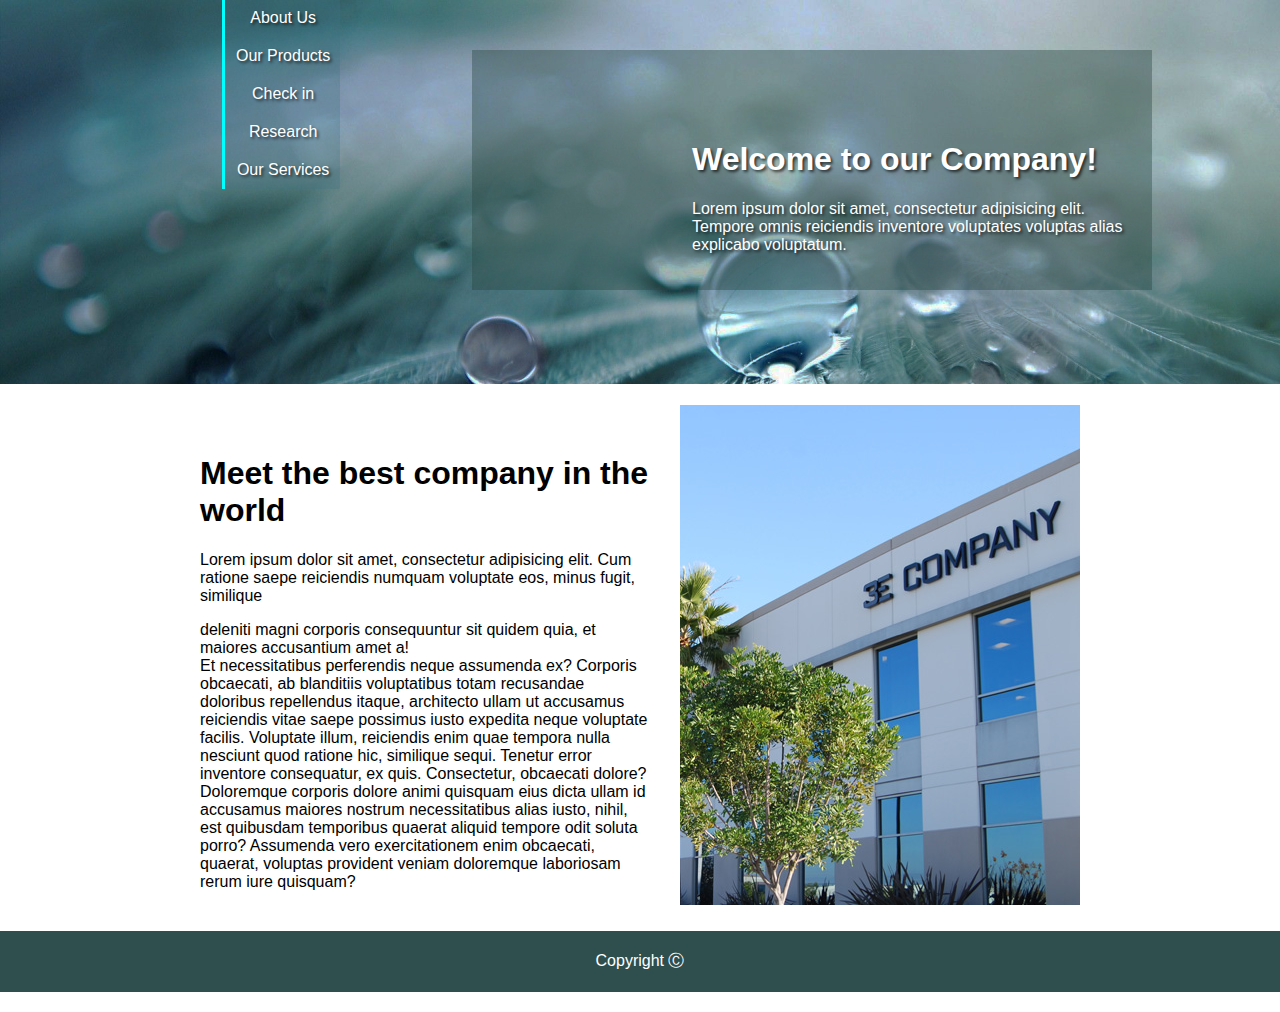
<file: company weblap/index.html>
<!DOCTYPE html>
<html lang="en">
<head>
  <meta charset="UTF-8">
  <meta name="viewport" content="width=device-width, initial-scale=1.0">
  <meta http-equiv="X-UA-Compatible" content="ie=edge">
  <link href="style.css" rel="stylesheet">
  <title>Document</title>
</head>
<body>
<div class="header-container">
  <header>
    <div class="company-intro">
    <h1> Welcome to our Company! </h1>
      <p>
    Lorem ipsum dolor sit amet, consectetur adipisicing elit. Tempore omnis reiciendis inventore voluptates voluptas alias explicabo voluptatum.
      </p>
    </div>
    <nav class="menu-container">
      <!-- ide kell a menu (ul, li) -->
        <ul class="menu">
            <li class="menu-item">About Us</li>
            <li class="menu-item">Our Products</li>
            <li class="menu-item">Check in</li>
            <li class="menu-item">Research</li>
            <li class="menu-item">Our Services</li>
        </ul>
    </nav>
  </header>
</div>
<main class="main-container">
  <img class="company-image" src="./company.jpg" alt="">
  <h1>Meet the best company in the world</h1>
<div class="lead">
  Lorem ipsum dolor sit amet, consectetur adipisicing elit. Cum ratione saepe reiciendis numquam voluptate eos, minus fugit, similique
</div>
<p>
 deleniti magni corporis consequuntur sit quidem quia, et maiores accusantium amet a! <br>
Et necessitatibus perferendis neque assumenda ex? Corporis obcaecati, ab blanditiis voluptatibus totam recusandae doloribus repellendus itaque, architecto ullam ut accusamus reiciendis vitae saepe possimus iusto expedita neque voluptate facilis. Voluptate illum, reiciendis enim quae tempora nulla nesciunt quod ratione hic, similique sequi. Tenetur error inventore consequatur, ex quis. Consectetur, obcaecati dolore? Doloremque corporis dolore animi quisquam eius dicta ullam id accusamus maiores nostrum necessitatibus alias iusto, nihil, est quibusdam temporibus quaerat aliquid tempore odit soluta porro? Assumenda vero exercitationem enim obcaecati, quaerat, voluptas provident veniam doloremque laboriosam rerum iure quisquam?
</p>
</main>
<footer>
   Copyright Ⓒ
</footer>

</body>
</html>
</file>
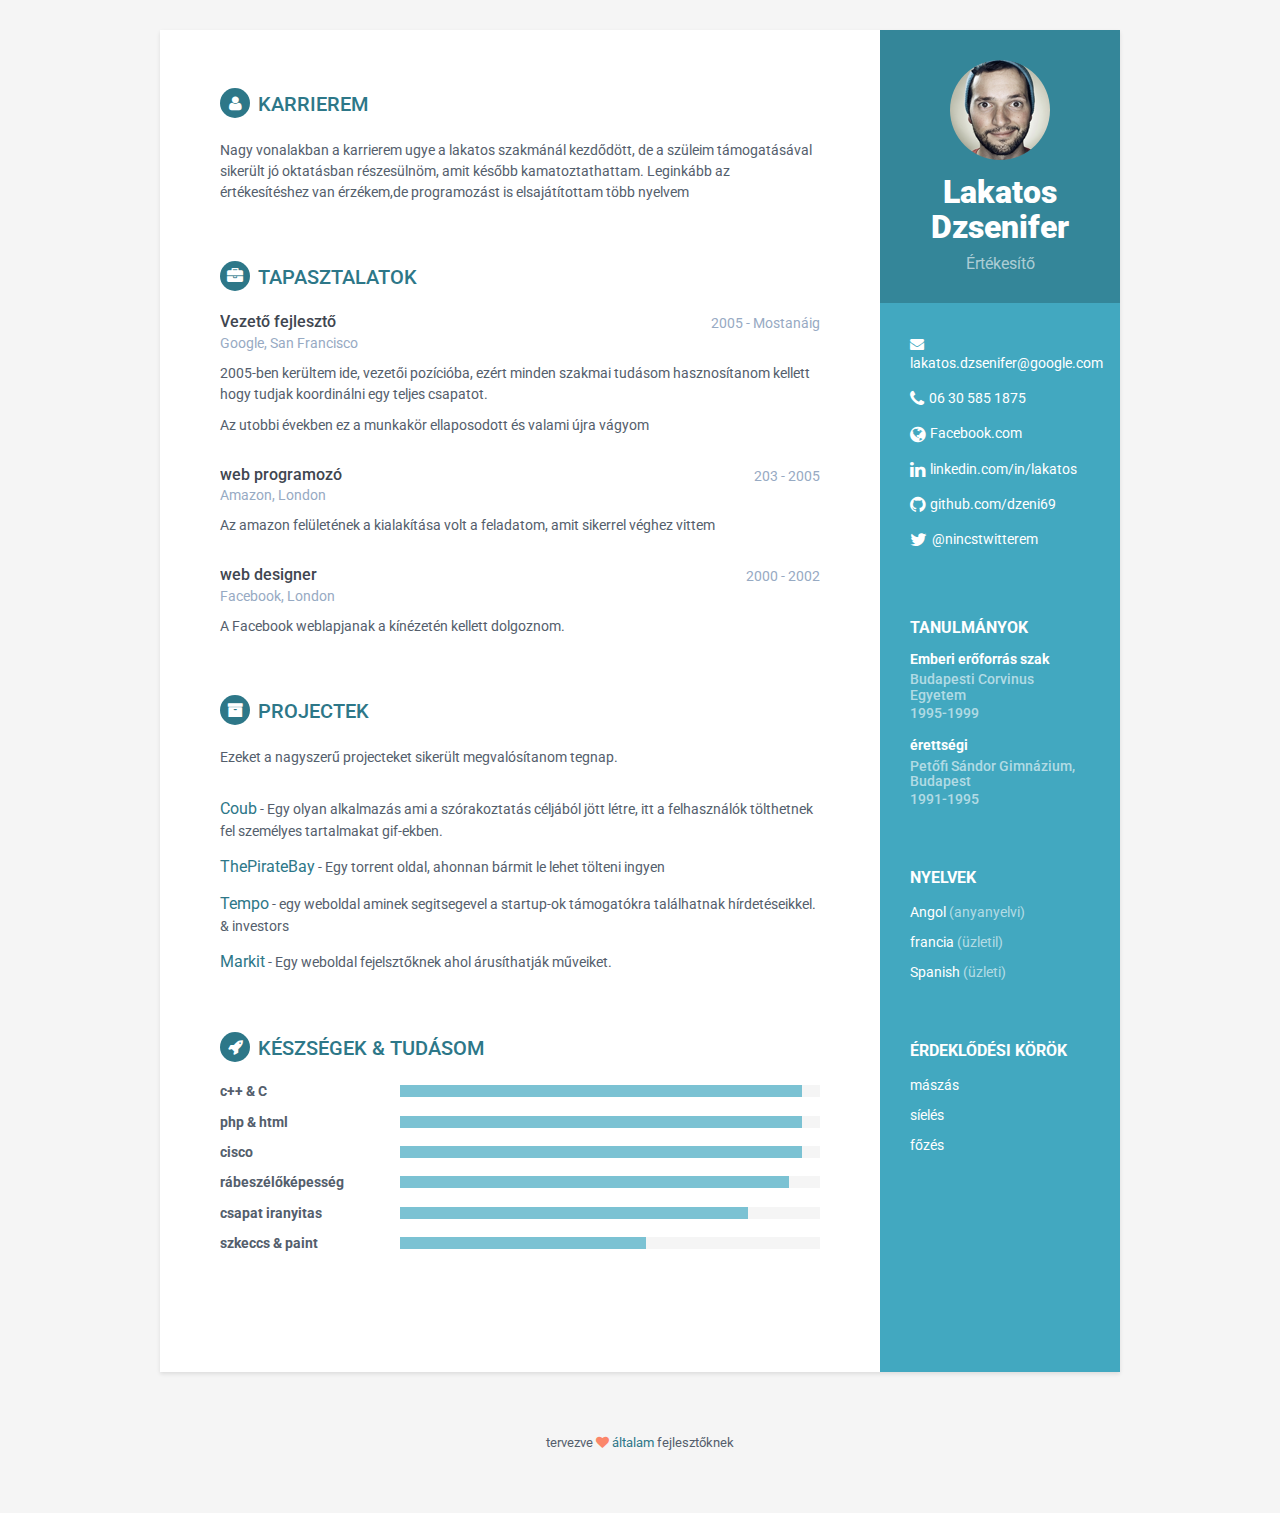
<file: cv/index.html>
<!DOCTYPE html>
<!--[if IE 8]> <html lang="en" class="ie8"> <![endif]-->  
<!--[if IE 9]> <html lang="en" class="ie9"> <![endif]-->  
<!--[if !IE]><!--> <html lang="en"> <!--<![endif]-->  
<head>
    <title>cv az iskolai feladathoz</title>
    <!-- Meta -->
    <meta charset="utf-8">
    <meta http-equiv="X-UA-Compatible" content="IE=edge">
    <meta name="viewport" content="width=device-width, initial-scale=1.0">
    <meta name="description" content="Responsive HTML5 Resume/CV Template for Developers">
    <meta name="author" content="Xiaoying Riley at 3rd Wave Media">    
    <link rel="shortcut icon" href="favicon.ico">  
    <link href='https://fonts.googleapis.com/css?family=Roboto:400,500,400italic,300italic,300,500italic,700,700italic,900,900italic' rel='stylesheet' type='text/css'>
    <!-- Global CSS -->
    <link rel="stylesheet" href="assets/plugins/bootstrap/css/bootstrap.min.css">   
    <!-- Plugins CSS -->
    <link rel="stylesheet" href="assets/plugins/font-awesome/css/font-awesome.css">
    
    <!-- Theme CSS -->  
    <link id="theme-style" rel="stylesheet" href="assets/css/styles.css">
    <!-- HTML5 shim and Respond.js for IE8 support of HTML5 elements and media queries -->
    <!--[if lt IE 9]>
      <script src="https://oss.maxcdn.com/html5shiv/3.7.2/html5shiv.min.js"></script>
      <script src="https://oss.maxcdn.com/respond/1.4.2/respond.min.js"></script>
    <![endif]-->
</head> 

<body>
    <div class="wrapper">
        <div class="sidebar-wrapper">
            <div class="profile-container">
                <img class="profile" src="assets/images/profile.png" alt="" />
                <h1 class="name">Lakatos Dzsenifer</h1>
                <h3 class="tagline">Értékesítő</h3>
            </div><!--//profile-container-->
            
            <div class="contact-container container-block">
                <ul class="list-unstyled contact-list">
                    <li class="email"><i class="fa fa-envelope"></i><a href="mailto: yourname@email.com">lakatos.dzsenifer@google.com</a></li>
                    <li class="phone"><i class="fa fa-phone"></i><a href="tel:0123 456 789">06 30 585 1875</a></li>
                    <li class="website"><i class="fa fa-globe"></i><a href="http://themes.3rdwavemedia.com/website-templates/free-responsive-website-template-for-developers/" target="_blank">Facebook.com</a></li>
                    <li class="linkedin"><i class="fa fa-linkedin"></i><a href="#" target="_blank">linkedin.com/in/lakatos</a></li>
                    <li class="github"><i class="fa fa-github"></i><a href="#" target="_blank">github.com/dzeni69</a></li>
                    <li class="twitter"><i class="fa fa-twitter"></i><a href="https://twitter.com/3rdwave_themes" target="_blank">@nincstwitterem</a></li>
                </ul>
            </div><!--//contact-container-->
            <div class="education-container container-block">
                <h2 class="container-block-title">Tanulmányok</h2>
                <div class="item">
                    <h4 class="degree">Emberi erőforrás szak</h4>
                    <h5 class="meta">Budapesti Corvinus Egyetem</h5>
                    <div class="time">1995-1999</div>
                </div><!--//item-->
                <div class="item">
                    <h4 class="degree">érettségi</h4>
                    <h5 class="meta">	Petőfi Sándor Gimnázium, Budapest</h5>
                    <div class="time">1991-1995</div>
                </div><!--//item-->
            </div><!--//education-container-->
            
            <div class="languages-container container-block">
                <h2 class="container-block-title">Nyelvek</h2>
                <ul class="list-unstyled interests-list">
                    <li>Angol <span class="lang-desc">(anyanyelvi)</span></li>
                    <li>francia <span class="lang-desc">(üzletil)</span></li>
                    <li>Spanish <span class="lang-desc">(üzleti)</span></li>
                </ul>
            </div><!--//interests-->
            
            <div class="interests-container container-block">
                <h2 class="container-block-title">Érdeklődési körök</h2>
                <ul class="list-unstyled interests-list">
                    <li>mászás</li>
                    <li>síelés</li>
                    <li>főzés</li>
                </ul>
            </div><!--//interests-->
            
        </div><!--//sidebar-wrapper-->
        
        <div class="main-wrapper">
            
            <section class="section summary-section">
                <h2 class="section-title"><i class="fa fa-user"></i>Karrierem</h2>
                <div class="summary">
                    <p> Nagy vonalakban a karrierem ugye a lakatos szakmánál kezdődött, de a szüleim támogatásával sikerült jó oktatásban részesülnöm, amit később kamatoztathattam. Leginkább az értékesítéshez van érzékem,de programozást is elsajátítottam több nyelvem</p>
                </div><!--//summary-->
            </section><!--//section-->
            
            <section class="section experiences-section">
                <h2 class="section-title"><i class="fa fa-briefcase"></i>Tapasztalatok</h2>
                
                <div class="item">
                    <div class="meta">
                        <div class="upper-row">
                            <h3 class="job-title">Vezető fejlesztő</h3>
                            <div class="time">2005 - Mostanáig</div>
                        </div><!--//upper-row-->
                        <div class="company">Google, San Francisco</div>
                    </div><!--//meta-->
                    <div class="details">
                        <p>2005-ben kerültem ide, vezetői pozícióba, ezért minden szakmai tudásom hasznosítanom kellett hogy tudjak koordinálni egy teljes csapatot.</p>  
                        <p>Az utobbi években ez a munkakör ellaposodott és valami újra vágyom </p>
                    </div><!--//details-->
                </div><!--//item-->
                
                <div class="item">
                    <div class="meta">
                        <div class="upper-row">
                            <h3 class="job-title">web programozó</h3>
                            <div class="time">203 - 2005</div>
                        </div><!--//upper-row-->
                        <div class="company">Amazon, London</div>
                    </div><!--//meta-->
                    <div class="details">
                        <p>Az amazon felületének a kialakítása volt a feladatom, amit sikerrel véghez vittem</p>  
                        
                    </div><!--//details-->
                </div><!--//item-->
                
                <div class="item">
                    <div class="meta">
                        <div class="upper-row">
                            <h3 class="job-title">web designer</h3>
                            <div class="time">2000 - 2002</div>
                        </div><!--//upper-row-->
                        <div class="company">Facebook, London</div>
                    </div><!--//meta-->
                    <div class="details">
                        <p>A Facebook weblapjanak a kínézetén kellett dolgoznom.</p>  
                    </div><!--//details-->
                </div><!--//item-->
                
            </section><!--//section-->
            
            <section class="section projects-section">
                <h2 class="section-title"><i class="fa fa-archive"></i>Projectek</h2>
                <div class="intro">
                    <p>Ezeket a nagyszerű projecteket sikerült megvalósítanom tegnap.</p>
                </div><!--//intro-->
                <div class="item">
                    <span class="project-title"><a href="#hook">Coub</a></span> - <span class="project-tagline">Egy olyan alkalmazás ami a  szórakoztatás céljából jött létre, itt a felhasználók tölthetnek fel személyes tartalmakat gif-ekben.</span>
                    
                </div><!--//item-->
                <div class="item">
                    <span class="project-title"><a href="http://themes.3rdwavemedia.com/website-templates/responsive-bootstrap-theme-web-development-agencies-devstudio/" target="_blank">ThePirateBay</a></span> - 
                    <span class="project-tagline"> Egy torrent oldal, ahonnan bármit le lehet tölteni ingyen </span>
                </div><!--//item-->
                <div class="item">
                    <span class="project-title"><a href="http://themes.3rdwavemedia.com/website-templates/responsive-bootstrap-theme-for-startups-tempo/" target="_blank">Tempo</a></span> - <span class="project-tagline">egy weboldal aminek segitsegevel a startup-ok támogatókra találhatnak hírdetéseikkel. &amp; investors</span>
                </div><!--//item-->
                <div class="item">
                    <span class="project-title"><a href="hhttp://themes.3rdwavemedia.com/website-templates/responsive-bootstrap-theme-mobile-apps-atom/" target="_blank">Markit</a></span> - <span class="project-tagline">Egy weboldal fejelsztőknek ahol árusíthatják műveiket. </span>
                </div><!--//item-->
                <div class="item">
                    <span class="project-title"><a href="http://themes.3rdwavemedia.com/website-templates/responsive-bootstrap-theme-for-mobile-apps-delta/" target="_blank"></a></span> <span class="project-tagline"></span>
                </div><!--//item-->
            </section><!--//section-->
            
            <section class="skills-section section">
                <h2 class="section-title"><i class="fa fa-rocket"></i>készségek &amp; tudásom</h2>
                <div class="skillset">        
                    <div class="item">
                        <h3 class="level-title">c++ &amp; C</h3>
                        <div class="level-bar">
                            <div class="level-bar-inner" data-level="98%">
                            </div>                                      
                        </div><!--//level-bar-->                                 
                    </div><!--//item-->
                    
                    <div class="item">
                        <h3 class="level-title">php &amp; html</h3>
                        <div class="level-bar">
                            <div class="level-bar-inner" data-level="98%">
                            </div>                                      
                        </div><!--//level-bar-->                                 
                    </div><!--//item-->
                    
                    <div class="item">
                        <h3 class="level-title">cisco</h3>
                        <div class="level-bar">
                            <div class="level-bar-inner" data-level="98%">
                            </div>                                      
                        </div><!--//level-bar-->                                 
                    </div><!--//item-->
                    
                    <div class="item">
                        <h3 class="level-title">rábeszélőképesség </h3>
                        <div class="level-bar">
                            <div class="level-bar-inner" data-level="95%">
                            </div>                                      
                        </div><!--//level-bar-->                                 
                    </div><!--//item-->
                    
                    <div class="item">
                        <h3 class="level-title">csapat iranyitas</h3>
                        <div class="level-bar">
                            <div class="level-bar-inner" data-level="85%">
                            </div>                                      
                        </div><!--//level-bar-->                                 
                    </div><!--//item-->
                    
                    <div class="item">
                        <h3 class="level-title">szkeccs &amp; paint</h3>
                        <div class="level-bar">
                            <div class="level-bar-inner" data-level="60%">
                            </div>                                      
                        </div><!--//level-bar-->                                 
                    </div><!--//item-->
                    
                </div>  
            </section><!--//skills-section-->
            
        </div><!--//main-body-->
    </div>
 
    <footer class="footer">
        <div class="text-center">
                <!--/* This template is released under the Creative Commons Attribution 3.0 License. Please keep the attribution link below when using for your own project. Thank you for your support. :) If you'd like to use the template without the attribution, you can check out other license options via our website: themes.3rdwavemedia.com */-->
                <small class="copyright">tervezve <i class="fa fa-heart"></i>  <a href="http://themes.3rdwavemedia.com" target="_blank">általam</a> fejlesztőknek</small>
        </div><!--//container-->
    </footer><!--//footer-->
 
    <!-- Javascript -->          
    <script type="text/javascript" src="assets/plugins/jquery-1.11.3.min.js"></script>
    <script type="text/javascript" src="assets/plugins/bootstrap/js/bootstrap.min.js"></script>    
    <!-- custom js -->
    <script type="text/javascript" src="assets/js/main.js"></script>            
</body>
</html>
</file>
<file: company weblap/style.css>
/*csslint fallback-colors: false, order-alphabetical: false, box-model: false*/

body {
  margin: 0;
  padding: 0;
  font-family: 'Lato', sans-serif;
}

.header-container {
  /* 100% lesz a szélessége: */
  background-size: 100%;
  position: relative;
  /* ennek az elemnek a magassága a böngésző szélességének 40%-a (verticalWidth) */
  height: 30vw;
  background-image: url(./banner.jpg);
  
}
header {
  width: 70%;
  font-weight: 300;
    background-color:rgba(40,70,66,0.4);
    position:absolute;
    width:50%;
    
    text-shadow:2px 2px 3px rgba(0,0,0,0.65);
    
    right:10vw;
    top:50px;
    padding:20px;
    color:white;
    
    
}


.menu-container{
    
    position:absolute;
    left:-250px;
    top:-67px;
}
.menu{
    list-style:none;
    text-align:center;
    border-left:solid;
    border-color:aqua;
    
    
}


.menu-item{
    background-color:rgba(63,117,134,0.3);
    
    padding:10px 10px 10px 10px;
    margin-left:-39px;
    
}
.menu-item:hover {
    background-color:#4cc3c3;
    padding:10px 29px 10px 10px;
    
    transition: all 0.4s ease-out;
}
img{float:right;
padding-right:200px;
padding-left:10px;
margin-left:20px;}
h1 { padding-left:200px;
        padding-top:50px;

        
    
}
p {padding-left:200px;
    
}
.lead{ padding-left:200px;
    
    
}

footer{background-color:darkslategrey;
color:white;
text-align:center;
padding-top:20px;
    padding-bottom:20px;
    margin-top:40px;
    margin-bottom:20px;
}
</file>
<file: cv/assets/css/styles.css>
/*   
 * Template Name: Orbit - Responsive Resume/CV Template for Developers
 * Version: 1.0
 * Author: Xiaoying Riley
 * Twitter: @3rdwave_themes
 * License: Creative Commons Attribution 3.0 License
 * Website: http://themes.3rdwavemedia.com/
*/
/* styles.css */
/* ======= Base ======= */
body {
  font-family: 'Roboto', sans-serif;
  color: #545E6C;
  background: #f5f5f5;
  font-size: 14px;
  padding: 30px;
  -webkit-font-smoothing: antialiased;
  -moz-osx-font-smoothing: grayscale;
}
h1,
h2,
h3,
h4,
h5,
h6 {
  font-weight: 700;
}
a {
  color: #2d7788;
  -webkit-transition: all 0.4s ease-in-out;
  -moz-transition: all 0.4s ease-in-out;
  -ms-transition: all 0.4s ease-in-out;
  -o-transition: all 0.4s ease-in-out;
}
a:hover {
  text-decoration: underline;
  color: #1a454f;
}
a:focus {
  text-decoration: none;
}
p {
  line-height: 1.5;
}
.wrapper {
  background: #42A8C0;
  max-width: 960px;
  margin: 0 auto;
  position: relative;
  -webkit-box-shadow: 0px 2px 4px rgba(0, 0, 0, 0.1);
  -moz-box-shadow: 0px 2px 4px rgba(0, 0, 0, 0.1);
  box-shadow: 0px 2px 4px rgba(0, 0, 0, 0.1);
}
.sidebar-wrapper {
  background: #42A8C0;
  position: absolute;
  right: 0;
  width: 240px;
  height: 100%;
  min-height: 800px;
  color: #fff;
}
.sidebar-wrapper a {
  color: #fff;
}
.sidebar-wrapper .profile-container {
  padding: 30px;
  background: rgba(0, 0, 0, 0.2);
  text-align: center;
  color: #fff;
}
.sidebar-wrapper .name {
  font-size: 32px;
  font-weight: 900;
  margin-top: 0;
  margin-bottom: 10px;
}
.sidebar-wrapper .tagline {
  color: rgba(255, 255, 255, 0.6);
  font-size: 16px;
  font-weight: 400;
  margin-top: 0;
  margin-bottom: 0;
}
.sidebar-wrapper .profile {
  margin-bottom: 15px;
}
.sidebar-wrapper .contact-list .fa {
  margin-right: 5px;
  font-size: 18px;
  vertical-align: middle;
}
.sidebar-wrapper .contact-list li {
  margin-bottom: 15px;
}
.sidebar-wrapper .contact-list li:last-child {
  margin-bottom: 0;
}
.sidebar-wrapper .contact-list .email .fa {
  font-size: 14px;
}
.sidebar-wrapper .container-block {
  padding: 30px;
}
.sidebar-wrapper .container-block-title {
  text-transform: uppercase;
  font-size: 16px;
  font-weight: 700;
  margin-top: 0;
  margin-bottom: 15px;
}
.sidebar-wrapper .degree {
  font-size: 14px;
  margin-top: 0;
  margin-bottom: 5px;
}
.sidebar-wrapper .education-container .item {
  margin-bottom: 15px;
}
.sidebar-wrapper .education-container .item:last-child {
  margin-bottom: 0;
}
.sidebar-wrapper .education-container .meta {
  color: rgba(255, 255, 255, 0.6);
  font-weight: 500;
  margin-bottom: 0px;
  margin-top: 0;
}
.sidebar-wrapper .education-container .time {
  color: rgba(255, 255, 255, 0.6);
  font-weight: 500;
  margin-bottom: 0px;
}
.sidebar-wrapper .languages-container .lang-desc {
  color: rgba(255, 255, 255, 0.6);
}
.sidebar-wrapper .languages-list {
  margin-bottom: 0;
}
.sidebar-wrapper .languages-list li {
  margin-bottom: 10px;
}
.sidebar-wrapper .languages-list li:last-child {
  margin-bottom: 0;
}
.sidebar-wrapper .interests-list {
  margin-bottom: 0;
}
.sidebar-wrapper .interests-list li {
  margin-bottom: 10px;
}
.sidebar-wrapper .interests-list li:last-child {
  margin-bottom: 0;
}
.main-wrapper {
  background: #fff;
  padding: 60px;
  padding-right: 300px;
}
.main-wrapper .section-title {
  text-transform: uppercase;
  font-size: 20px;
  font-weight: 500;
  color: #2d7788;
  position: relative;
  margin-top: 0;
  margin-bottom: 20px;
}
.main-wrapper .section-title .fa {
  width: 30px;
  height: 30px;
  margin-right: 8px;
  display: inline-block;
  color: #fff;
  -webkit-border-radius: 50%;
  -moz-border-radius: 50%;
  -ms-border-radius: 50%;
  -o-border-radius: 50%;
  border-radius: 50%;
  -moz-background-clip: padding;
  -webkit-background-clip: padding-box;
  background-clip: padding-box;
  background: #2d7788;
  text-align: center;
  padding-top: 8px;
  font-size: 16px;
  position: relative;
  top: -2px;
}
.main-wrapper .section {
  margin-bottom: 60px;
}
.main-wrapper .experiences-section .item {
  margin-bottom: 30px;
}
.main-wrapper .upper-row {
  position: relative;
  overflow: hidden;
  margin-bottom: 2px;
}
.main-wrapper .job-title {
  color: #3F4650;
  font-size: 16px;
  margin-top: 0;
  margin-bottom: 0;
  font-weight: 500;
}
.main-wrapper .time {
  position: absolute;
  right: 0;
  top: 0;
  color: #97AAC3;
}
.main-wrapper .company {
  margin-bottom: 10px;
  color: #97AAC3;
}
.main-wrapper .project-title {
  font-size: 16px;
  font-weight: 400;
  margin-top: 0;
  margin-bottom: 5px;
}
.main-wrapper .projects-section .intro {
  margin-bottom: 30px;
}
.main-wrapper .projects-section .item {
  margin-bottom: 15px;
}
.skillset .item {
  margin-bottom: 15px;
  overflow: hidden;
}
.skillset .level-title {
  font-size: 14px;
  margin-top: 0;
  margin-bottom: 12px;
}
.skillset .level-bar {
  height: 12px;
  background: #f5f5f5;
}
.skillset .level-bar-inner {
  height: 12px;
  background: #7bc2d3;
}
.footer {
  padding: 30px;
  padding-top: 60px;
}
.footer .copyright {
  line-height: 1.6;
  color: #545E6C;
  font-size: 13px;
}
.footer .fa-heart {
  color: #fb866a;
}
/* Extra small devices (phones, less than 768px) */
@media (max-width: 767px) {
  .sidebar-wrapper {
    position: static;
    width: inherit;
  }
  .main-wrapper {
    padding: 30px;
  }
  .main-wrapper .time {
    position: static;
    display: block;
    margin-top: 5px;
  }
  .main-wrapper .upper-row {
    margin-bottom: 0;
  }
}
/* Small devices (tablets, 768px and up) */
/* Medium devices (desktops, 992px and up) */
@media (min-width: 992px) {
  .skillset .level-title {
    display: inline-block;
    float: left;
    width: 30%;
    margin-bottom: 0;
  }
  .skillset .level-bar {
    display: inline-block;
    width: 70%;
    float: left;
    position: relative;
    top: 1px;
  }
}
/* Large devices (large desktops, 1200px and up) */
/* Ex-Large devices (large desktops, 1200px and up) */
</file>
